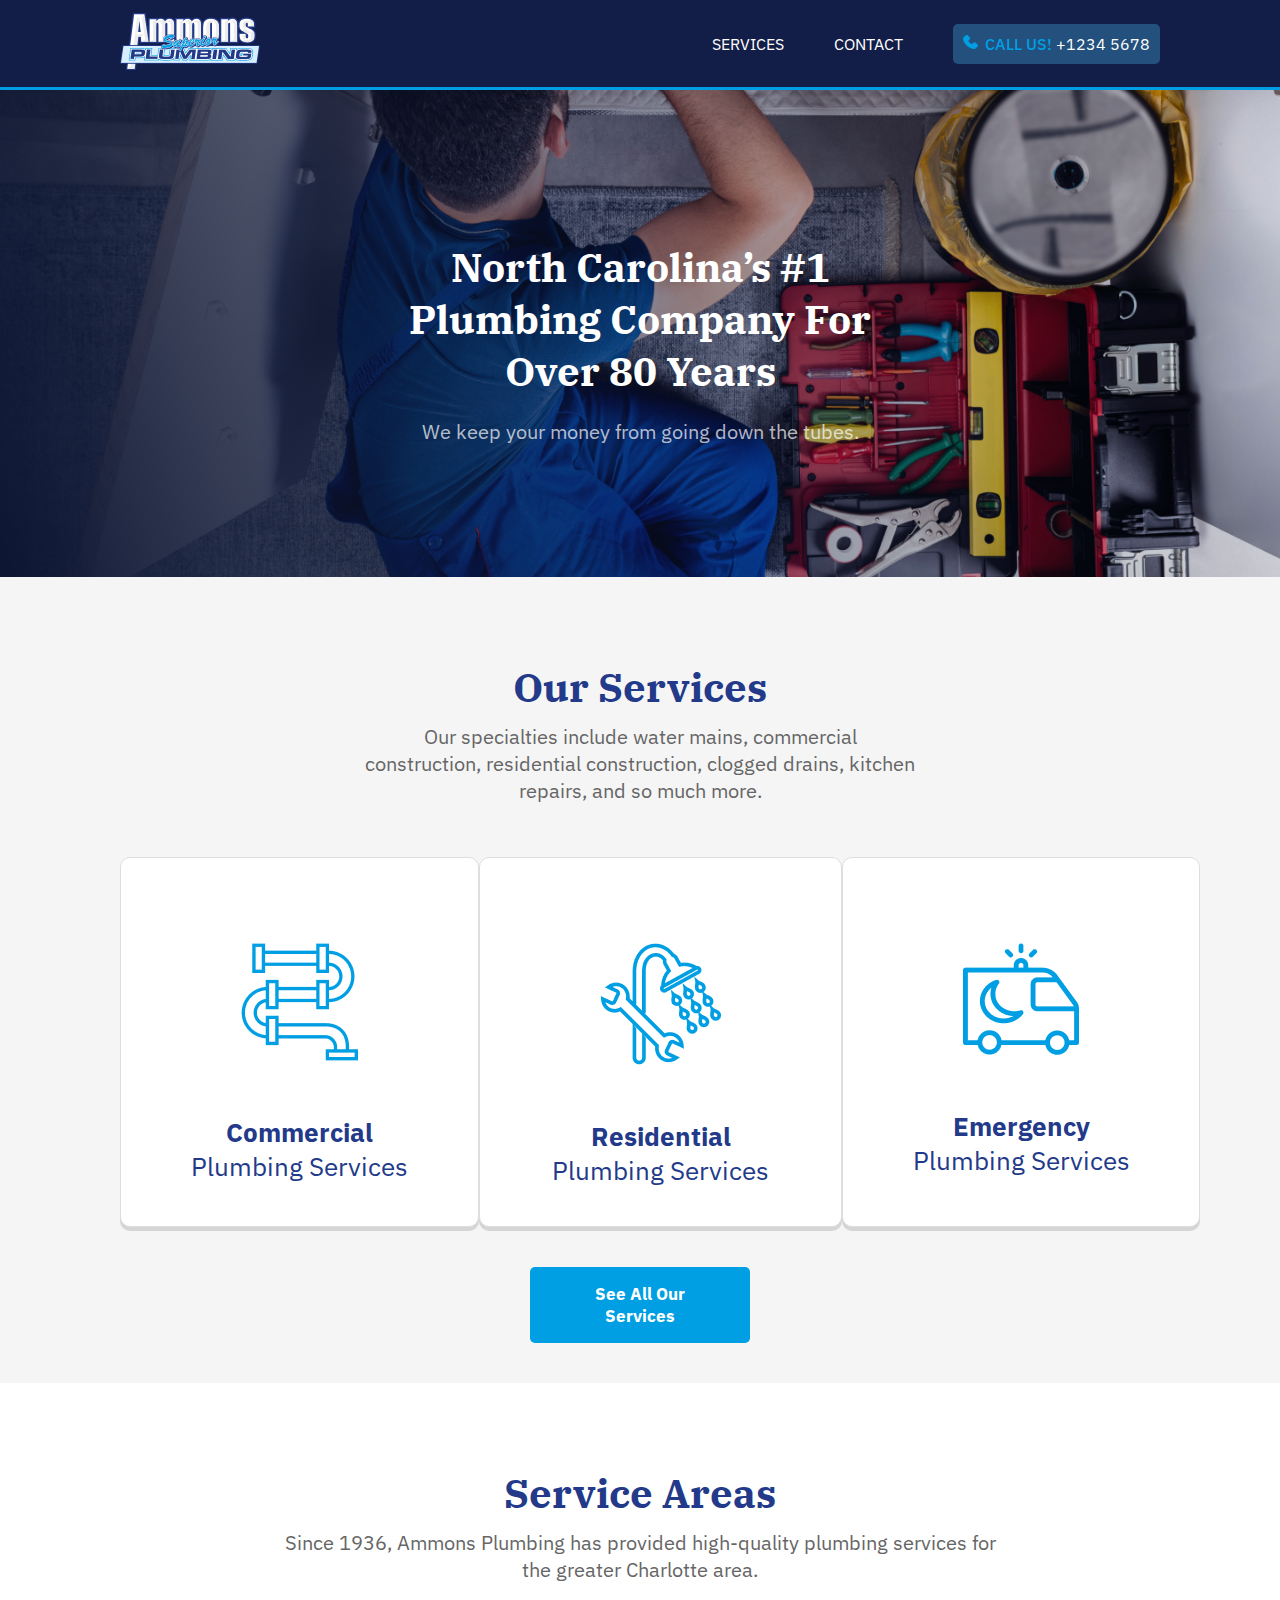
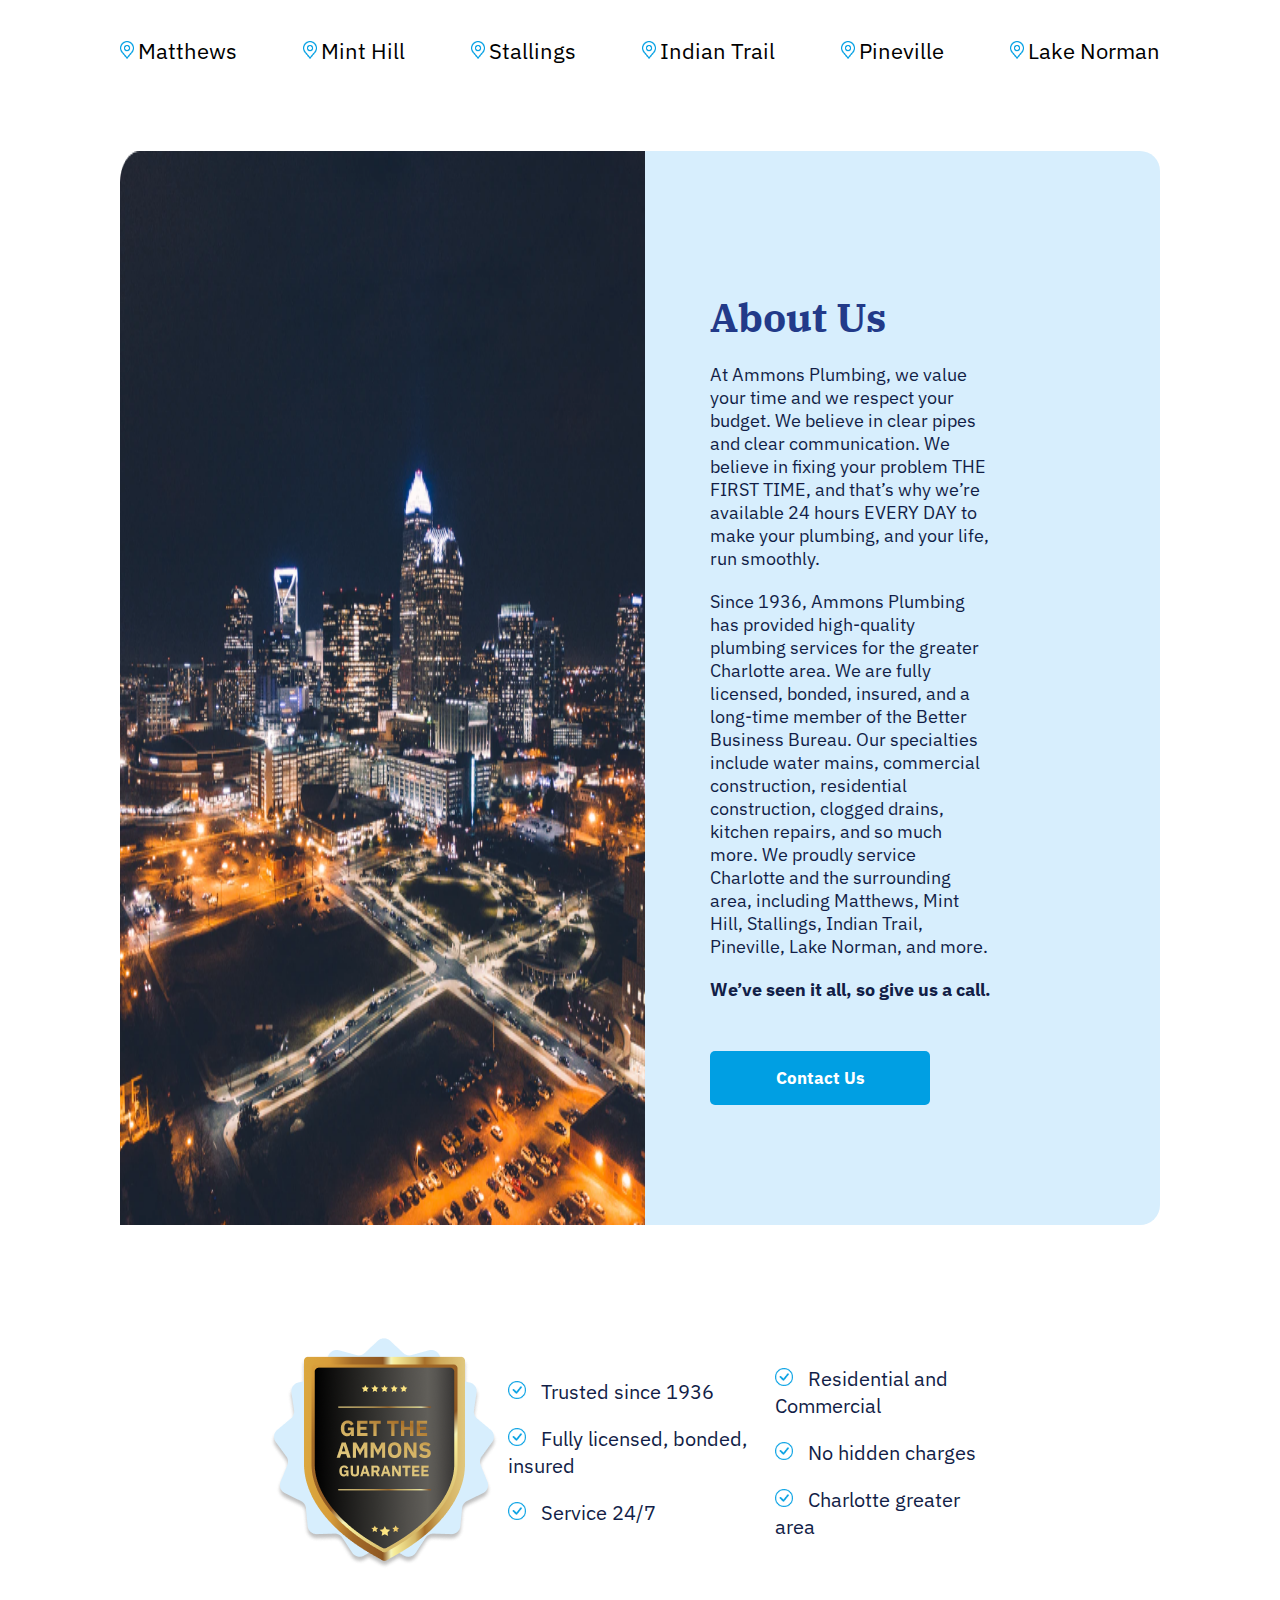
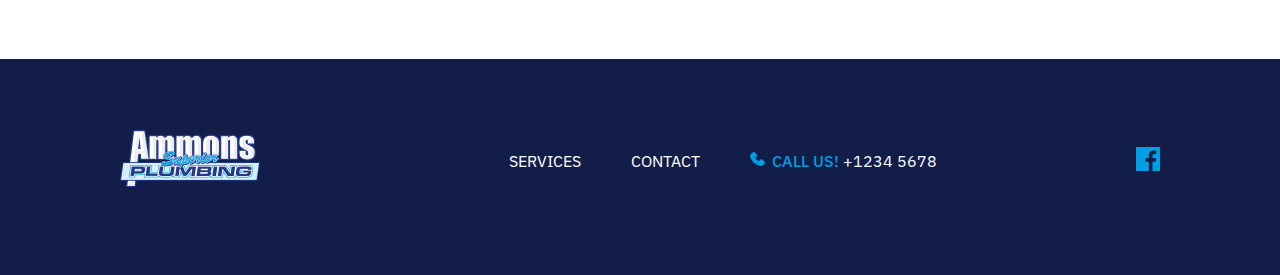
<file: proyecto-nat/index.html>
<!DOCTYPE html>
<html lang="en">

<head>
	<meta charset="UTF-8">
	<meta http-equiv="X-UA-Compatible" content="IE=edge">
	<meta name="viewport" content="width=device-width, initial-scale=1.0">
	<title>Ammons Superior Plumbing</title>
	<link rel="stylesheet" href="css/style.css">
	<link rel="preconnect" href="https://fonts.googleapis.com">
	<link rel="preconnect" href="https://fonts.gstatic.com" crossorigin>
	<link
		href="https://fonts.googleapis.com/css2?family=IBM+Plex+Sans:wght@400;500&family=IBM+Plex+Serif:wght@700&display=swap"
		rel="stylesheet">
</head>

<body>
	<header>
		<div class="inner-container">
			<a href="index.html" class="home-link"><img src="img/ammons-plumbing.png" alt="company logo"></a>
			<nav class="main-nav">
				<ul class="ul-nav">
					<li><a href="services.html">Services</a></li>
					<li><a href="contact.html">Contact</a></li>
					<li class="icon-telephone"><a href=""><strong>CALL US!</strong> +1234 5678</a></li>
				</ul>
			</nav>
		</div>
	</header>
	<main>
		<section id="first-section-home">
			<div class="inner-container" id="text-home">
				<h1 id="h1-home">North Carolina’s #1 Plumbing Company For Over 80 Years</h1>
				<p id="first-home-paragraph">We keep your money from going down the tubes.</p>
			</div>
		</section>
		<section id="snd-section-home">
			<div class="inner-container">
				<article class="article-home">
					<h2 class="h2-home">Our Services</h2>
					<p id="snd-home-paragraph">Our specialties include water mains, commercial construction, residential
						construction, clogged
						drains,
						kitchen repairs, and so much more.</p>
				</article>
				<ul id="ul-home">
					<li>
						<figure>
							<img src="img/icon-commercial.png" alt="tubes icon" class="icon-services">
							<figcaption class="figc-services">
								<strong>Commercial</strong>
								<p>Plumbing Services</p>
							</figcaption>
						</figure>
					</li>
					<li>
						<figure>
							<img src="img/icon-residential.png" alt="tools icon" class="icon-services">
							<figcaption class="figc-services">
								<strong>Residential</strong>
								<p>Plumbing Services</p>
							</figcaption>
						</figure>
					</li>
					<li>
						<figure>
							<img src="img/icon-emergency.png" alt="emergency car icon" class="icon-services">
							<figcaption class="figc-services">
								<strong>Emergency</strong>
								<p>Plumbing Services</p>
							</figcaption>
						</figure>
					</li>
				</ul>
				<a href="services.html" class="bttn-home">
					<p class="button">See All Our Services</p>
				</a>
			</div>
		</section>
		<section id="third-section-home">
			<div class="inner-container">
				<article class="article-home" id="special-article-home">
					<h2 class="h2-home">Service Areas</h2>
					<p id="trd-home-paragraph">Since 1936, Ammons Plumbing has provided high-quality plumbing services
						for the greater Charlotte
						area.
					</p>
				</article>
				<ul id="ul-zones">
					<li class="icon-here">Matthews</li>
					<li class="icon-here">Mint Hill</li>
					<li class="icon-here">Stallings</li>
					<li class="icon-here">Indian Trail</li>
					<li class="icon-here">Pineville</li>
					<li class="icon-here">Lake Norman</li>
				</ul>
				<section id="section-about-us">
					<img src="img/picture-city.png" alt="picture from a city at night" id="img-city">
					<article id="article-about-us">
						<h3>About Us</h3>
						<p class="frd-home-paragraph">
							At Ammons Plumbing, we value your time and we respect your budget. We believe in clear pipes
							and
							clear communication. We believe in fixing your problem THE FIRST TIME, and that’s why we’re
							available 24 hours EVERY DAY to make your plumbing, and your life, run smoothly.
						</p>
						<p class="frd-home-paragraph">
							Since 1936, Ammons Plumbing has provided high-quality plumbing services for the greater
							Charlotte
							area. We are fully licensed, bonded, insured, and a long-time member of the Better Business
							Bureau.
							Our specialties include water mains, commercial construction, residential construction,
							clogged
							drains, kitchen repairs, and so much more. We proudly service Charlotte and the surrounding
							area,
							including Matthews, Mint Hill, Stallings, Indian Trail, Pineville, Lake Norman, and more.
						</p>
						<p class="frd-home-paragraph">
							<strong id="strong-about-us">We’ve seen it all, so give us a call.</strong>
						</p>
						<a href="contact.html" class="bttn-home" id="bttn-contact">Contact Us</a>
					</article>
				</section>
			</div>
		</section>
		<section id="section-guarantee">
			<div class="inner-container">
				<article id="article-guarantee-home" >
					<img src="img/ammons-guarantee.png" alt="Ammons guarantee logo." id="img-guarantee">
					<ul class="ul-guarantee">
						<li class="icon-check">Trusted since 1936</li>
						<li class="icon-check">Fully licensed, bonded, insured</li>
						<li class="icon-check">Service 24/7</li>
					</ul>	
					<ul class="ul-guarantee">
						<li class="icon-check">Residential and Commercial</li>
						<li class="icon-check">No hidden charges</li>
						<li class="icon-check">Charlotte greater area</li>
					</ul>
				</article>
			</div>
		</section>
	</main>

	<footer id="footer">
		<div class="inner-container">
			<a href="index.html" class="home-link"><img src="img/ammons-plumbing.png" alt="company logo"></a>
			<nav class="main-foot">
				<ul class="ul-nav">
					<li><a href="services.html">Services</a></li>
					<li><a href="contact.html">Contact</a></li>
					<li class="icon-telephone"><a href=""><strong>CALL US!</strong> +1234 5678</a></li>
				</ul>
			</nav>
			<a href="https://www.facebook.com/ammonsplumbing" target="_blank"><img src="img/icon-facebook.png"
					alt="facebook icon"></a>
		</div>
	</footer>

</body>

</html>
</file>
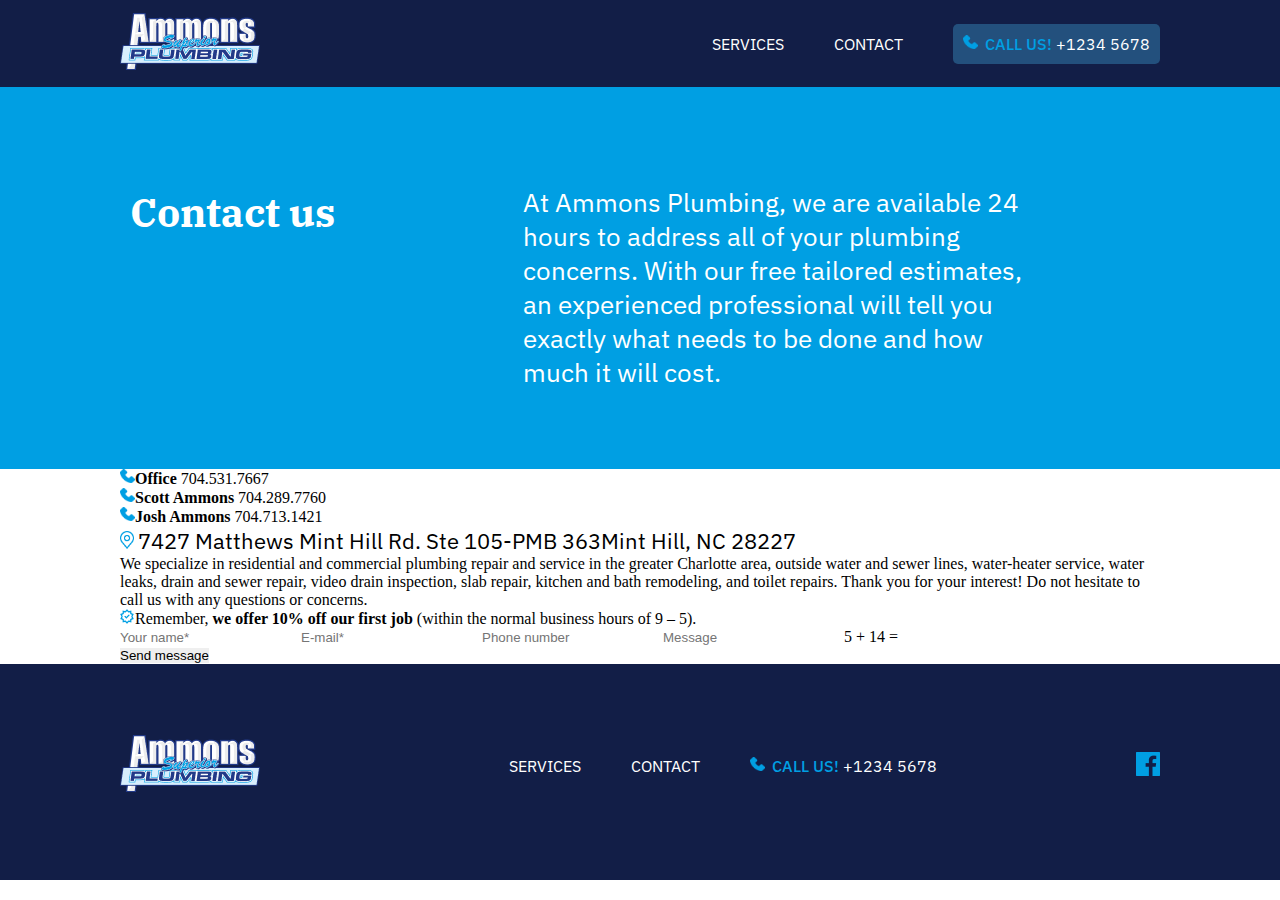
<file: proyecto-nat/contact.html>
<!DOCTYPE html>
<html lang="en">

<head>
    <meta charset="UTF-8">
    <meta http-equiv="X-UA-Compatible" content="IE=edge">
    <meta name="viewport" content="width=device-width, initial-scale=1.0">
    <title>Ammons Superior Plumbing</title>
    <link rel="stylesheet" href="css/style.css">
    <link rel="preconnect" href="https://fonts.googleapis.com">
	<link rel="preconnect" href="https://fonts.gstatic.com" crossorigin>
	<link
		href="https://fonts.googleapis.com/css2?family=IBM+Plex+Sans:wght@400;500&family=IBM+Plex+Serif:wght@700&display=swap"
		rel="stylesheet">
</head>

<body>
    <header>
        <div class="inner-container">
            <a href="index.html" class="home-link"><img src="img/ammons-plumbing.png" alt="company logo"></a>
            <nav class="main-nav">
                <ul class="ul-nav">
                    <li><a href="services.html">Services</a></li>
                    <li><a href="contact.html">Contact</a></li>
                    <li class="icon-telephone"><a href=""><strong>CALL US!</strong> +1234 5678</a></li>
                </ul>
            </nav>
        </div>
    </header>
    <main>
            <section id="first-section-contact">
                <div class="inner-container" id="contact-presentation">
                <h1 id="h1-contact">Contact us</h1>
                <p id="first-contact-paragraph">At Ammons Plumbing, we are available 24 hours to address all of your
                    plumbing concerns. With our free
                    tailored estimates, an experienced professional will tell you exactly what needs to be done and how
                    much
                    it will cost.</p>
                </div>    
            </section>
            <section>
                <div class="inner-container">
                <ul>
                    <li class="icon-telephone"><strong>Office</strong>
                        704.531.7667</li>
                    <li class="icon-telephone"><strong>Scott Ammons</strong>
                        704.289.7760</li>
                    <li class="icon-telephone"><strong>Josh Ammons</strong>
                        704.713.1421</li>
                    <li class="icon-here">7427 Matthews Mint Hill Rd.
                        Ste 105-PMB 363Mint Hill, NC 28227</li>
                </ul>
                </div>
            </section>
            <section>
                <div class="inner-container">
                <p>We specialize in residential and commercial plumbing repair and service in the greater Charlotte
                    area, outside water and sewer lines, water-heater service, water leaks, drain and sewer repair,
                    video drain inspection, slab repair, kitchen and bath remodeling, and toilet repairs. Thank you for
                    your interest! Do not hesitate to call us with any questions or concerns.</p>

                <p class="icon-check-star">Remember, <strong>we offer 10% off our first job</strong> (within the normal
                    business hours of 9 – 5).</p>
                <form action="">
                    <input type="text" placeholder="Your name*" name="name" class="input-form" required>
                    <input type="email" placeholder="E-mail*" name="mail" class="input-form" required>
                    <input type="text" placeholder="Phone number" name="phone-number" class="input-form">
                    <input type="text" placeholder="Message" name="message" id="input-message" class="input-form"
                        required>
                    <label for="captcha" id="label-captcha">5 + 14 =</label><input type="number" name="captcha"
                        id="input-captcha" class="input-form">
                    <button id="button">Send message</button>
                </form>
            </div>    
            </section>
    </main>
    <footer id="footer">
        <div class="inner-container">
            <a href="index.html" class="home-link"><img src="img/ammons-plumbing.png" alt="company logo"></a>
            <nav class="main-foot">
                <ul class="ul-nav">
                    <li><a href="services.html">Services</a></li>
                    <li><a href="contact.html">Contact</a></li>
                    <li class="icon-telephone"><a href=""><strong>CALL US!</strong> +1234 5678</a></li>
                </ul>
            </nav>
            <a href="https://www.facebook.com/ammonsplumbing" target="_blank"><img src="img/icon-facebook.png"
                    alt="facebook icon"></a>
        </div>
    </footer>
</body>

</html>
</file>
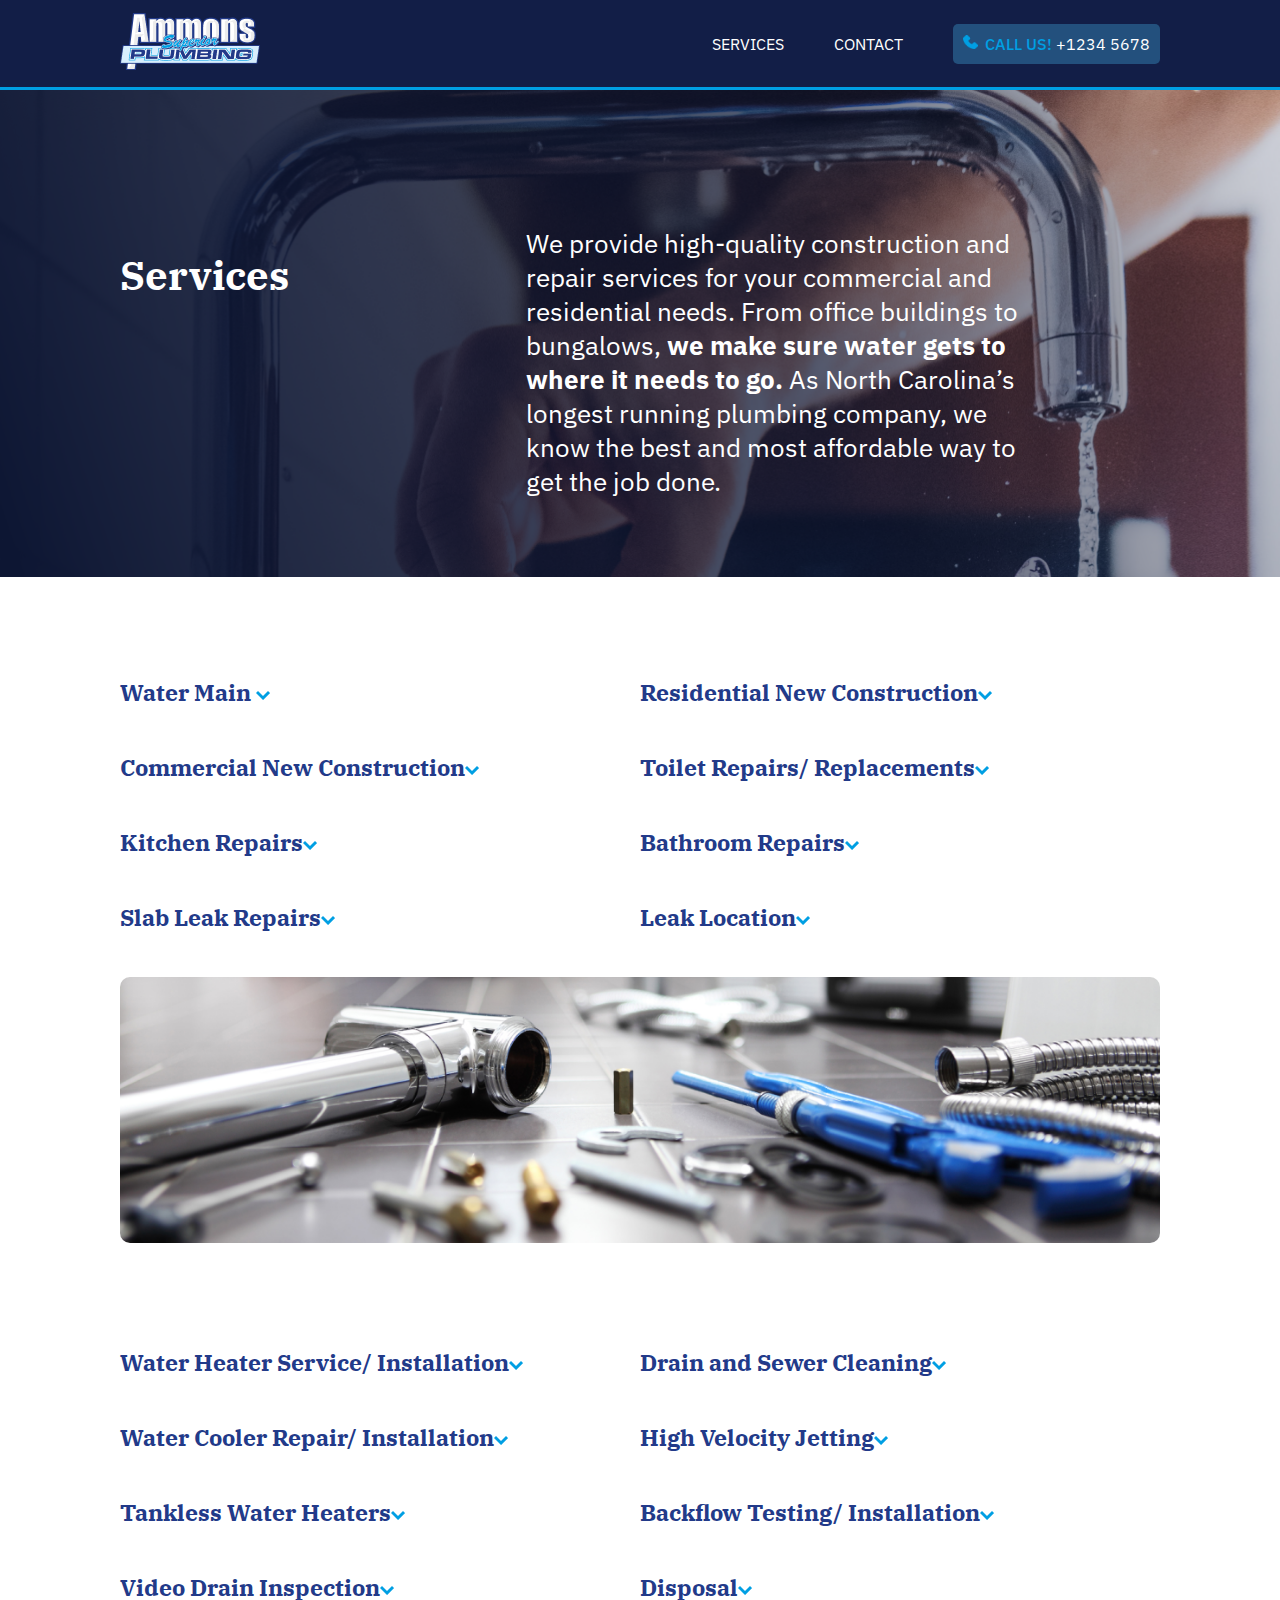
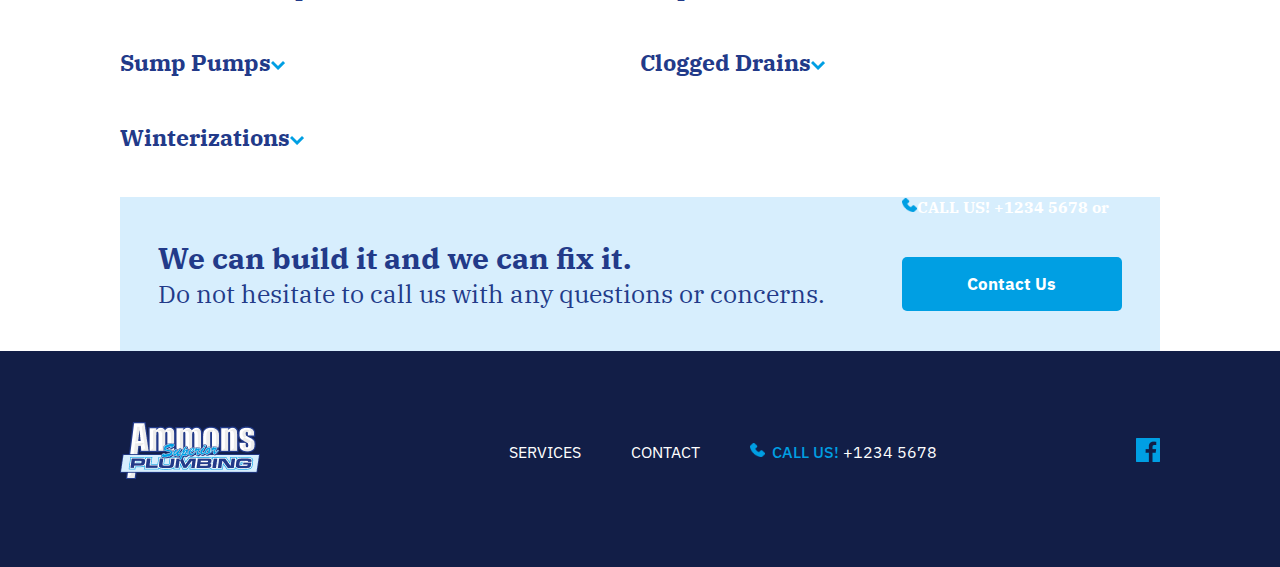
<file: proyecto-nat/services.html>
<!DOCTYPE html>
<html lang="en">

<head>
    <meta charset="UTF-8">
    <meta http-equiv="X-UA-Compatible" content="IE=edge">
    <meta name="viewport" content="width=device-width, initial-scale=1.0">
    <title>Ammons Superior Plumbing</title>
    <link rel="stylesheet" href="css/style.css">
    <link rel="preconnect" href="https://fonts.googleapis.com">
    <link rel="preconnect" href="https://fonts.gstatic.com" crossorigin>
    <link
        href="https://fonts.googleapis.com/css2?family=IBM+Plex+Sans:wght@400;500&family=IBM+Plex+Serif:wght@700&display=swap"
        rel="stylesheet">
</head>

<body>
    <header>
        <div class="inner-container">
            <a href="index.html" class="home-link"><img src="img/ammons-plumbing.png" alt="company logo"></a>
            <nav class="main-nav">
                <ul class="ul-nav">
                    <li><a href="services.html">Services</a></li>
                    <li><a href="contact.html">Contact</a></li>
                    <li class="icon-telephone"><a href=""><strong>CALL US!</strong> +1234 5678</a></li>
                </ul>
            </nav>
        </div>
    </header>
    <main>
        <section id="first-section-services">
            <div class="inner-container" id="services-presentation">
                <h1 id="h1-services">Services</h1>
                <p id="first-services-paragraph">We provide high-quality construction and repair services for your
                    commercial and residential needs.
                    From
                    office buildings to bungalows, <strong>we make sure water gets to where it needs to go. </strong> As
                    North Carolina’s
                    longest running plumbing company, we know the best and most affordable way to get the job done.</p>
            </div>
        </section>
        <section>
            <div class="inner-container">
                <ul class="ul-services">
                    <li class="li-services">
                        <details>
                            <summary>Water Main <img src="img/icon-open.png" alt="icon to open the text details"
                                    class="icon-open"> <img src="img/icon-close.png" alt="" class="icon-close">
                            </summary>
                            <p class="text-services">At Ammons, we know how to connect your plumbing to the source. We
                                have decades of
                                experience
                                with
                                water mains, as well as city and town plumbing infrastructure. Hydrologic, hydraulic, we
                                keep
                                you connected.</p>
                        </details>

                        <details>
                            <summary>Residential New Construction<img src="img/icon-open.png"
                                    alt="icon to open the text details" class="icon-open"> <img src="img/icon-close.png"
                                    alt="" class="icon-close"></summary>
                            <p class="text-services">We’re here to help you make your dream home. We know kitchens and
                                we know bathrooms. We
                                know
                                water pressure, we know drainage basins, and we despise a running toilet. Tell us what
                                you
                                have
                                in mind, and we will work with you to make it a reality.</p>
                        </details>
                    </li>
                    <li class="li-services">
                        <details>
                            <summary>Commercial New Construction<img src="img/icon-open.png"
                                    alt="icon to open the text details" class="icon-open"> <img src="img/icon-close.png"
                                    alt="" class="icon-close"></summary>
                            <p class="text-services">Got a new business? Tired of that dripping faucet? At Ammons, we
                                don’t waste a drop, and
                                that’s
                                why we provide exemplary, custom plumbing to businesses and commercial spaces of every
                                kind.
                            </p>
                        </details>

                        <details>
                            <summary>Toilet Repairs/ Replacements<img src="img/icon-open.png"
                                    alt="icon to open the text details" class="icon-open"> <img src="img/icon-close.png"
                                    alt="" class="icon-close"></summary>
                            <p class="text-services">In Queen City, we know the importance of a functional throne, so
                                trust us with your
                                toilet
                                repairs and installations. Clogs, weak flushes, the odd goldfish – we won’t tell a soul.
                            </p>
                        </details>
                    </li>
                    <li class="li-services">
                        <details>
                            <summary>Kitchen Repairs<img src="img/icon-open.png" alt="icon to open the text details"
                                    class="icon-open"> <img src="img/icon-close.png" alt="" class="icon-close">
                            </summary>
                            <p class="text-services">Ammons Plumbing has decades of experience with every type of
                                kitchen repair, from the
                                professional to the residential. We know sinks, we know ice machines, and we know
                                dishwashers.
                                Trust us to snake out that botched casserole.</p>
                        </details>

                        <details>
                            <summary>Bathroom Repairs<img src="img/icon-open.png" alt="icon to open the text details"
                                    class="icon-open"> <img src="img/icon-close.png" alt="" class="icon-close">
                            </summary>
                            <p class="text-services">What’s life without a functioning bathroom? At Ammons, we’ve seen
                                it all. We know why
                                your
                                shower
                                is cold, and we know why your toilet has lost its passion for the job. We think about
                                your
                                bathroom so you don’t have to.</p>
                        </details>
                    </li>
                    <li class="li-services">
                        <details>
                            <summary>Slab Leak Repairs<img src="img/icon-open.png" alt="icon to open the text details"
                                    class="icon-open"> <img src="img/icon-close.png" alt="" class="icon-close">
                            </summary>
                            <p class="text-services">If there’s a problem with your property’s foundation, we’ll find
                                it. Whether it’s faulty
                                installation, chemical reactions, or weakened water lines, we know how to fix it.</p>
                        </details>

                        <details>
                            <summary>Leak Location<img src="img/icon-open.png" alt="icon to open the text details"
                                    class="icon-open"> <img src="img/icon-close.png" alt="" class="icon-close">
                            </summary>
                            <p class="text-services">Leaks are the most common of plumbing issues, and we have been
                                finding and repairing
                                leaks
                                since
                                the 1930s. We locate broken seals, damaged joints, and pipe corrosion so your plumbing
                                works
                                better than ever.</p>
                        </details>
                    </li>

                </ul>
                <img src="img/picture-tools.png" alt="picture of tools in a table" id="tools-services-img">
            </div>
        </section>
        <section>
            <div class="inner-container">
                <ul class="ul-services">
                    <li class="li-services">
                        <details>
                            <summary>Water Heater Service/ Installation<img src="img/icon-open.png"
                                    alt="icon to open the text details" class="icon-open"> <img src="img/icon-close.png"
                                    alt="" class="icon-close"></summary>
                            <p class="text-services">Ammons Plumbing can fix any problem your water heater may throw at
                                you. We can work with
                                conventional, tankless, heat-pump, and condensing heaters. If you need a new heater, we
                                also
                                provide expert installation, ensuring years of quality hot water.</p>
                        </details>
                        <details>
                            <summary>Drain and Sewer Cleaning<img src="img/icon-open.png"
                                    alt="icon to open the text details" class="icon-open"> <img src="img/icon-close.png"
                                    alt="" class="icon-close"></summary>
                            <p class="text-services">We provide fast, effective, and thorough drain and sewer cleaning,
                                and we won’t stop
                                until
                                your
                                plumbing system is better than new.</p>
                        </details>
                    </li>
                    <li class="li-services">
                        <details>
                            <summary>Water Cooler Repair/ Installation<img src="img/icon-open.png"
                                    alt="icon to open the text details" class="icon-open"> <img src="img/icon-close.png"
                                    alt="" class="icon-close"></summary>
                            <p class="text-services">We know fresh, cool water is critical to any home or business, and
                                is why we are able to
                                repair
                                or install any modern water cooler.</p>
                        </details>
                        <details>
                            <summary>High Velocity Jetting<img src="img/icon-open.png"
                                    alt="icon to open the text details" class="icon-open"> <img src="img/icon-close.png"
                                    alt="" class="icon-close"></summary>
                            <p class="text-services">High velocity jetting is a powerful and effective cleaning
                                technique used for difficult
                                clogs
                                and
                                blockages. When it just won’t budge, rest assured that we have the necessary tools and
                                methods
                                to clear any problem you may experience.</p>
                        </details>
                    </li>
                    <li class="li-services">
                        <details>
                            <summary>Tankless Water Heaters<img src="img/icon-open.png"
                                    alt="icon to open the text details" class="icon-open"> <img src="img/icon-close.png"
                                    alt="" class="icon-close"></summary>
                            <p class="text-services">We love working with tankless water heaters. Some have even called
                                us obsessed. These
                                high-
                                tech
                                systems offer a number of benefits and challenges, and we are here to help you manage
                                any
                                issues
                                you may have, whether it be repair or installation.</p>
                        </details>
                        <details>
                            <summary>Backflow Testing/ Installation<img src="img/icon-open.png"
                                    alt="icon to open the text details" class="icon-open"> <img src="img/icon-close.png"
                                    alt="" class="icon-close"></summary>
                            <p class="text-services">At Ammons, we like to keep the good water separate from the bad
                                water. Call us crazy. We
                                have
                                decades of experience testing backflow, as well as installing the necessary equipment to
                                keep
                                your water clean and flowing in the right direction.</p>
                        </details>
                    </li>
                    <li class="li-services">
                        <details>
                            <summary>Video Drain Inspection<img src="img/icon-open.png"
                                    alt="icon to open the text details" class="icon-open"> <img src="img/icon-close.png"
                                    alt="" class="icon-close"></summary>
                            <p class="text-services">At Ammons, we are fluent in all the latest plumbing technology. For
                                difficult drainage
                                problems,
                                we use state-of-the-art cameras to locate and repair any damage to your drainage system.
                            </p>
                        </details>
                        <details>
                            <summary>Disposal<img src="img/icon-open.png" alt="icon to open the text details"
                                    class="icon-open">
                                <img src="img/icon-close.png" alt="" class="icon-close">
                            </summary>
                            <p class="text-services">At Ammons, we know how to keep waste in its place. We can install
                                or repair any modern
                                garbage
                                disposal unit, and we can work with you to design the ideal disposal system.</p>
                        </details>
                    </li>
                    <li class="li-services">
                        <details>
                            <summary>Sump Pumps<img src="img/icon-open.png" alt="icon to open the text details"
                                    class="icon-open"> <img src="img/icon-close.png" alt="" class="icon-close">
                            </summary>
                            <p class="text-services">Keep your cellar or basement clean and dry with the use of a
                                reliable sump pump. At
                                Ammons,
                                we
                                can help you find the pump best suited for your specific needs. We also offer
                                high-quality
                                repair work.</p>
                        </details>
                        <details>
                            <summary>Clogged Drains<img src="img/icon-open.png" alt="icon to open the text details"
                                    class="icon-open"> <img src="img/icon-close.png" alt="" class="icon-close">
                            </summary>
                            <p class="text-services">There is nothing more beautiful to us than water spinning down a
                                drain, so trust us to
                                solve
                                all
                                of your drainage problems. Whatever the blockage, we can find it, </p>
                        </details>
                    </li>
                    <li class="li-services">
                        <details>
                            <summary>Winterizations<img src="img/icon-open.png" alt="icon to open the text details"
                                    class="icon-open"> <img src="img/icon-close.png" alt="" class="icon-close">
                            </summary>
                            <p class="text-services">Going away for the winter? Worried about extreme temperatures? We
                                know how to protect
                                your
                                pipes
                                from the cold and make sure your property runs smoothly all year.</p>
                        </details>
                    </li>
                </ul>
            </div>
        </section>
        <section>
            <div class="inner-container" id="call-us-div">
                <article id="we-can-build-it">
                    <strong id="we-can-strong">We can build it and we can fix it.</strong>
                    <p id="do-not-hesitate"> Do not hesitate to call us with any questions or concerns.
                    </p>
                </article>
                <article id="contact-info">
                    <a href="" class="icon-telephone"><strong>CALL US! +1234 5678 or</strong></a>
                    <a href="contact.html" class="bttn-home" id="bttn-contact-us">Contact Us</a>
                </article>
            </div>
        </section>
        </div>
    </main>
    <footer id="footer">
        <div class="inner-container">
            <a href="index.html" class="home-link"><img src="img/ammons-plumbing.png" alt="company logo"></a>
            <nav class="main-foot">
                <ul class="ul-nav">
                    <li><a href="services.html">Services</a></li>
                    <li><a href="contact.html">Contact</a></li>
                    <li class="icon-telephone"><a href=""><strong>CALL US!</strong> +1234 5678</a></li>
                </ul>
            </nav>
            <a href="https://www.facebook.com/ammonsplumbing" target="_blank"><img src="img/icon-facebook.png"
                    alt="facebook icon"></a>
        </div>
    </footer>
</body>

</html>
</file>
<file: proyecto-nat/css/style.css>
* {
	margin: 0;
	padding: 0;
	box-sizing: border-box;
	list-style: none;
	text-decoration: none;
	border: none;
	outline: none;
	scroll-behavior: smooth;
}

/*
p {
	width: calc((100% - 52px) / 3);
}

*/

.inner-container {
	max-width: 1440px;
	margin: 0 auto;
}

.icon-here::before, .icon-check::before, .icon-telephone::before, .icon-check-star::before {
	content: "";
	display: inline-block;
	background-size: contain;
	background-repeat: no-repeat;
}

.icon-here::before {
	background-image: url('../img/icon-here.png');
	width: 18px;
	height: 18px;
}

.icon-check::before {
	background-image: url('../img/icon-check.png');
	width: 18px;
	height: 18px;
	padding-right: 15px;
}

.icon-telephone::before {
	background-image: url('../img/icon-telephone.png');
	width: 15px;
	height: 15px;
}

.icon-check-star::before {
	background-image: url('../img/icon-check-star.png');
	width: 15px;
	height: 15px;
}

details summary img.icon-close {
	display: none;
}

details[open] summary img.icon-close {
	display: inline;
}

details[open] summary img.icon-open {
	display: none;
}

input[type=number]::-webkit-inner-spin-button, 
input[type=number]::-webkit-outer-spin-button {
	-webkit-appearance: none;
	margin: 0;
}

input[type=number] {
	appearance: textfield;
}

header .inner-container, 
footer .inner-container {
	display: flex;
	flex-direction: row;
	justify-content: space-between;
	align-items: center;
}

header, 
footer {
	background-color: #121E47;
	text-transform: uppercase;
	font-family: 'IBM Plex Sans', sans-serif;
	font-size: 16px;
}

header {
	border-bottom: 3px solid #009FE3;
	padding: 13px 120px;
}

section {
	padding: 0 120px;
}

footer {
	padding: 71px 120px 84px 120px;
}

a {
	color: #ffffff;
}

.ul-nav {
	display: flex;
	flex-direction: row;
	align-items: center;
}

.ul-nav li {
	margin-left: 50px;
}

.ul-nav li strong {
	font-weight: 500;
	margin-left: 7px;
	color: #009FE3;
}

.main-nav .ul-nav .icon-telephone {
	background: rgba(76, 200, 252, 0.3);
	border-radius: 5px;
	padding: 10px;
}

#first-section-home, 
#first-section-services {
	background-repeat: no-repeat;
	height: 487px;
	background-size: cover;
	background-position-y: 25%;
}

#first-section-home {
	background-image: url('../img/picture-worker.png');
	text-align: center;
}

/* por qué me queda diferente la imagen si tiene los mismos estilos que la de la home? */

#first-section-services {
	background-image: url('../img/picture-sink.png');
}

#first-section-contact {
	background-color: #009FE3;
}

h1, h2, h3 {
	font-family: 'IBM Plex Serif', serif;
	font-size: 40px;
}

#h1-home {
	padding: 151px 250px 21px;
	color: #ffffff;
}

#h1-services {
	padding: 121px 90px 300px 0;
	color: #ffffff;
}

#h1-contact {
	padding: 35px 108px 170px 10px;
	white-space: nowrap;
	color: #ffffff;
}

.h2-home, h3 {
	color: #223A89;
	padding: 0 0 10px;
}

#first-home-paragraph, 
#snd-home-paragraph, 
#trd-home-paragraph {
	font-family: 'IBM Plex Sans', sans-serif;
	font-size: 20px;
}

#first-home-paragraph {
	color: rgba(255, 255, 255, 0.7);
}

#snd-home-paragraph, #trd-home-paragraph {
	color: #666666;
}

.frd-home-paragraph {
	font-family: 'IBM Plex Sans', sans-serif;
	font-size: 18px;
	color: #121E47;
	padding: 10px 0;
}

#first-contact-paragraph, #first-services-paragraph {
	font-family: 'IBM Plex Sans', sans-serif;
	font-size: 26px;
	color: #ffffff;
	text-align: left;
}

#first-services-paragraph {
	padding: 136px 125px 140px 147px;
}

#first-contact-paragraph {
	padding: 95px 120px 80px 80px;
}

#services-presentation, #contact-presentation {
	display: flex;
	flex-direction: row;
	justify-content: space-between;
	align-items: center;
}

#snd-section-home {
	background-color: #F5F5F5;
}

.article-home {
	text-align: center;
	padding: 84px 245px 53px;
}

#special-article-home {
	padding: 84px 160px 53px;
}

#ul-home {
	display: flex;
	flex-direction: row;
	justify-content: space-around;
}

.icon-services {
	padding: 85px 120px 50px;
}

figcaption {
	font-family: 'IBM Plex Sans', sans-serif;
	font-size: 26px;
	color: #223A89;
	text-align: center;
	display: flex;
	flex-direction: column;
}

figure {
	background: #FFFFFF;
	border: 1px solid #DEDEDE;
	box-sizing: border-box;
	box-shadow: 0px 4px 0px rgba(0, 0, 0, 0.13);
	border-radius: 10px;
	height: 370px;
}

.bttn-home {
	display: flex;
	justify-content: center;
}

a .button, 
#bttn-contact,
#bttn-contact-us {
	background-color: #009FE3;
	font-family: 'IBM Plex Sans', sans-serif;
	font-size: 17px;
	text-align: center;
	font-weight: 700;
	width: 220px;
	border-radius: 5px;
	padding: 16px 30px;
}

a .button {
	margin: 40px;
}

#bttn-contact,
#bttn-contact-us {
	margin: 40px 0;
}

.icon-here {
	font-family: 'IBM Plex Sans', sans-serif;
	font-weight: 400;
	font-size: 22px;
}

#ul-zones {
	display: flex;
	justify-content: space-between;
	padding: 0 0 86px;
}

#section-about-us {
	display: flex;
	justify-content: left;
	margin: 0;
	padding: 0;

}

#article-about-us {
	padding: 140px 167px 80px 65px;
	background: #D7EEFD;
	border-radius: 0 20px 20px 0;
	
}

#strong-about-us {
	padding-top: 10px;
}

#article-guarantee-home {
	display: flex;
	justify-content: space-between;
	align-items: center;
	padding: 110px 150px 90px;
}

.icon-check {
	color: #121E47;
	font-family: 'IBM Plex Sans', sans-serif;
	font-weight: 400;
	font-size: 20px;
	padding: 10px;
}

.ul-services {
	padding-top: 100px;
}

.li-services {
	display: flex;
	justify-content: left;
	color: #223A89;
	font-size: 23px;
	font-family: 'IBM Plex Serif', serif;
	font-weight: 700;
}

details {
	padding: 0 0 45px;
	Width: 50%;
}

.text-services {
	color: #666666;
	font-family: 'IBM Plex Sans', sans-serif;
	font-weight: 400;
	font-size: 16px;
	text-align: left;
	Width: 80%;
	Height: 86px;
	padding-top: 15px;
}

#tools-services-img {
	width: 100%;
	border-radius: 10px;
}

#call-us-div {
	background-color: #D7EEFD;
	font-family: 'IBM Plex Serif', serif;
	display: flex;
	color: #223A89;
	justify-content: space-around;
	align-items: center;
}

#we-can-build-it {
	display: flex;
	flex-direction: column;
}

#contact-info {
	display: flex;
	flex-direction: column;
	
}

#we-can-strong {
	font-size: 30px;
}

#do-not-hesitate {
	font-size: 25px;
}
</file>
